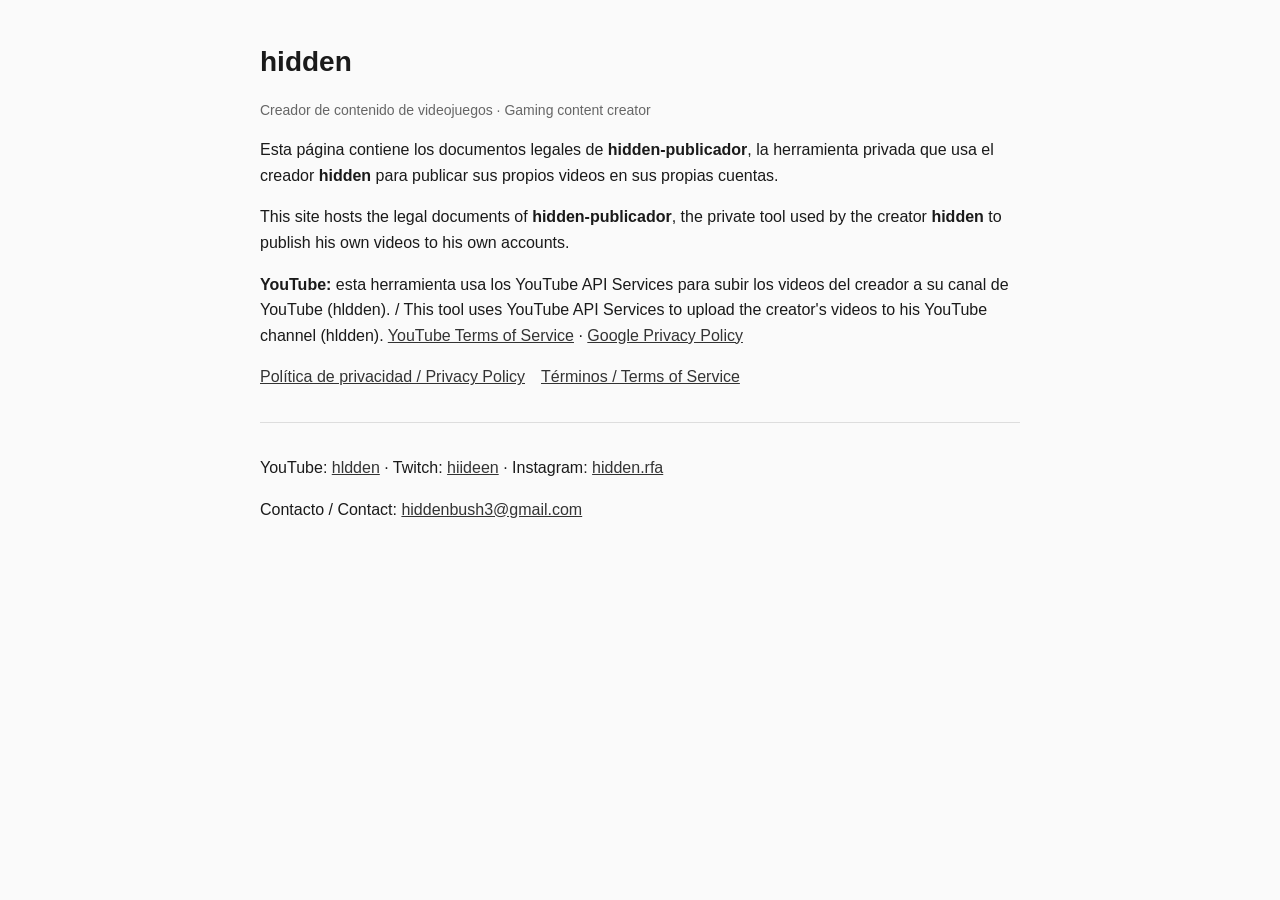
<file: index.html>
<!DOCTYPE html><html lang="es"><head><meta charset="utf-8"><meta name="viewport" content="width=device-width,initial-scale=1">
<title>hidden — legal</title><link rel="stylesheet" href="estilo.css"></head><body>
<h1>hidden</h1><p class="fecha">Creador de contenido de videojuegos · Gaming content creator</p>
<p>Esta página contiene los documentos legales de <strong>hidden-publicador</strong>, la herramienta privada que usa el creador <strong>hidden</strong> para publicar sus propios videos en sus propias cuentas.</p>
<p>This site hosts the legal documents of <strong>hidden-publicador</strong>, the private tool used by the creator <strong>hidden</strong> to publish his own videos to his own accounts.</p>
<p><strong>YouTube:</strong> esta herramienta usa los YouTube API Services para subir los videos del creador a su canal de YouTube (hldden). / This tool uses YouTube API Services to upload the creator's videos to his YouTube channel (hldden). <a href="https://www.youtube.com/t/terms">YouTube Terms of Service</a> · <a href="https://policies.google.com/privacy">Google Privacy Policy</a></p>
<nav><a href="privacidad.html">Política de privacidad / Privacy Policy</a><a href="terminos.html">Términos / Terms of Service</a></nav>
<hr><p>YouTube: <a href="https://www.youtube.com/@hiddenbush3">hldden</a> · Twitch: <a href="https://twitch.tv/hiideen">hiideen</a> · Instagram: <a href="https://instagram.com/hidden.rfa">hidden.rfa</a></p>
<p>Contacto / Contact: <a href="mailto:hiddenbush3@gmail.com">hiddenbush3@gmail.com</a></p></body></html>
</file>
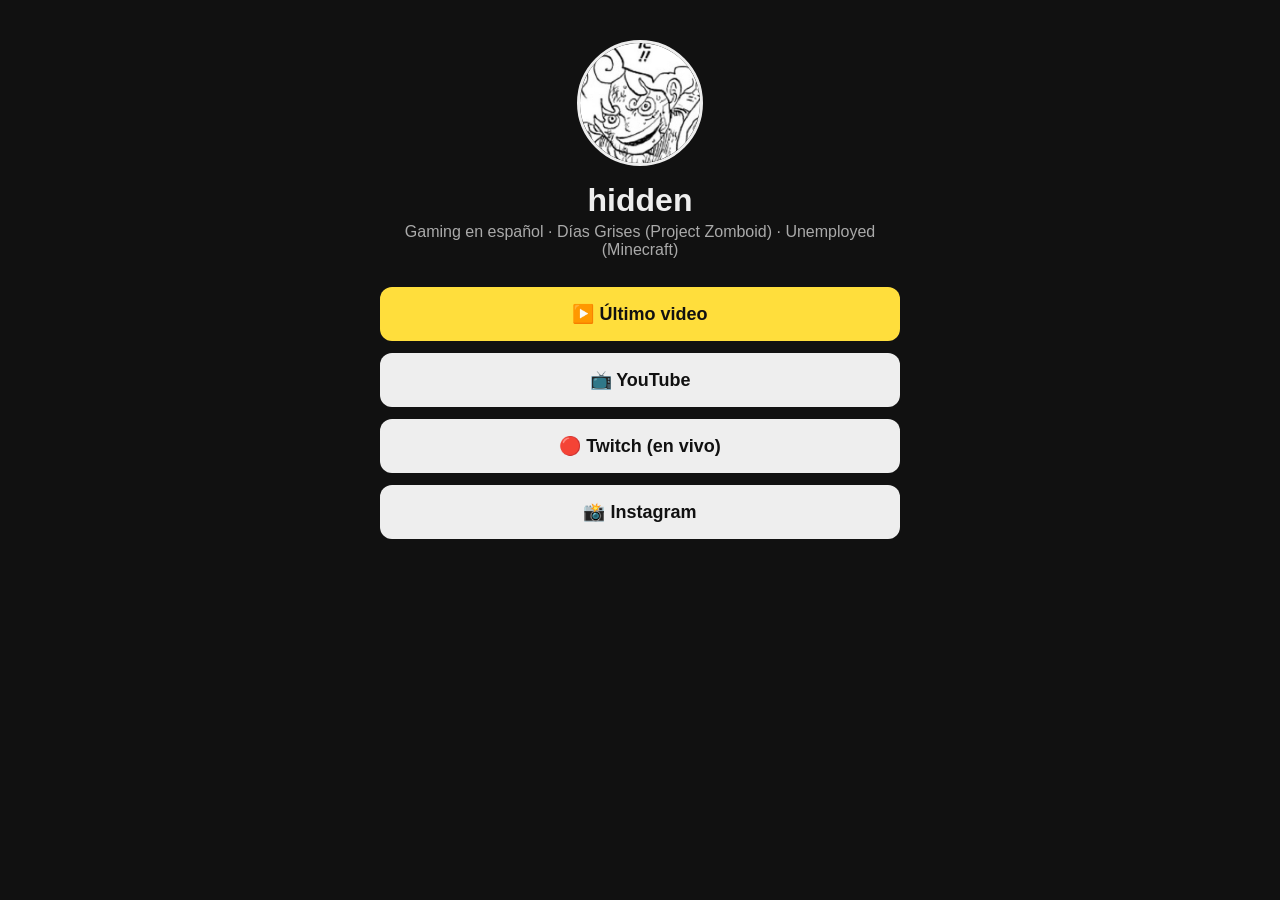
<file: links/index.html>
<!DOCTYPE html><html lang="es"><head><meta charset="utf-8"><meta name="viewport" content="width=device-width,initial-scale=1">
<title>hidden — links</title>
<style>body{font-family:Arial,Helvetica,sans-serif;background:#111;color:#eee;text-align:center;padding:40px 16px;max-width:520px;margin:auto}
img{width:120px;height:120px;border-radius:50%;border:3px solid #eee}h1{margin:12px 0 4px}p{color:#aaa;margin:0 0 28px}
a.b{display:block;background:#eee;color:#111;text-decoration:none;font-weight:bold;padding:16px;border-radius:12px;margin:12px 0;font-size:18px}
a.b.nuevo{background:#ffde3c}</style></head><body>
<img src="foto.jpg" alt="hidden"><h1>hidden</h1><p>Gaming en español · Días Grises (Project Zomboid) · Unemployed (Minecraft)</p>
<a class="b nuevo" href="../ultimo/">▶️ Último video</a>
<a class="b" href="https://www.youtube.com/@hiddenbush3">📺 YouTube</a>
<a class="b" href="https://twitch.tv/hiideen">🔴 Twitch (en vivo)</a>
<a class="b" href="https://instagram.com/hidden.rfa">📸 Instagram</a>
</body></html>
</file>
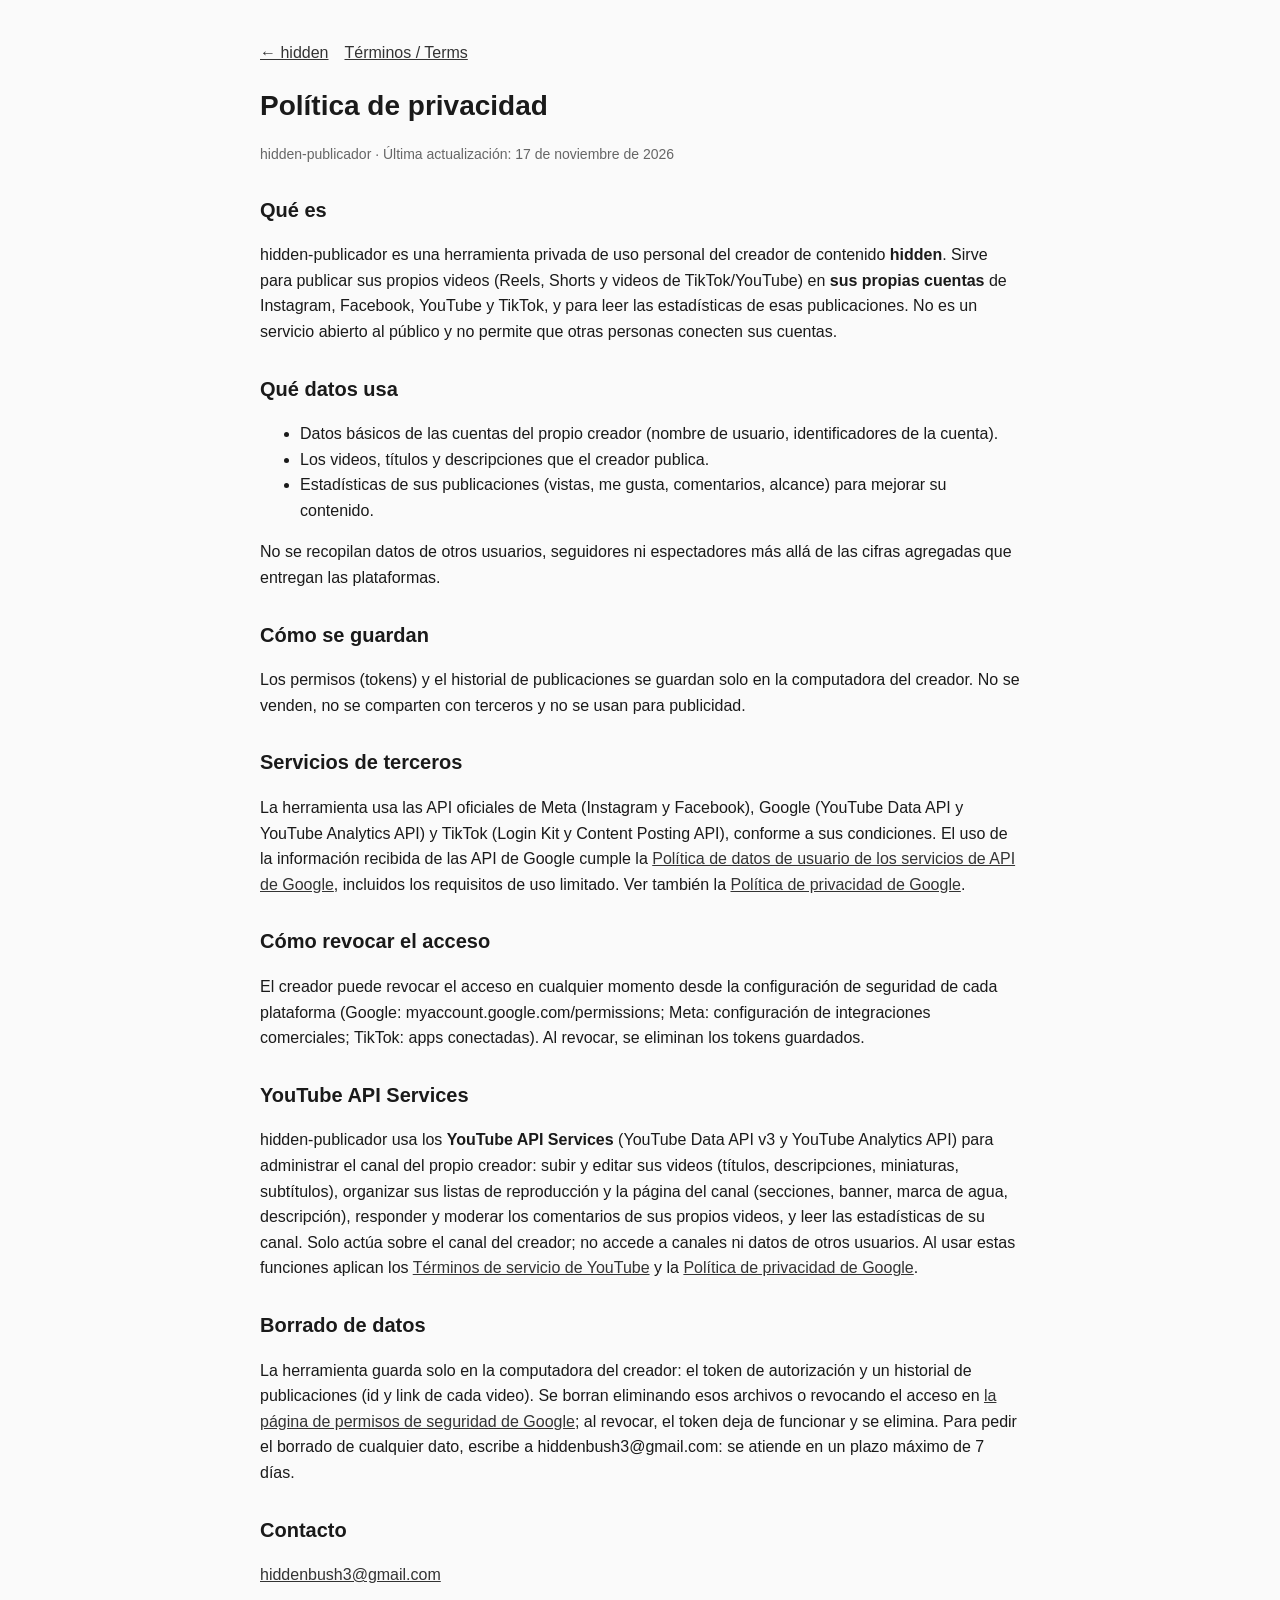
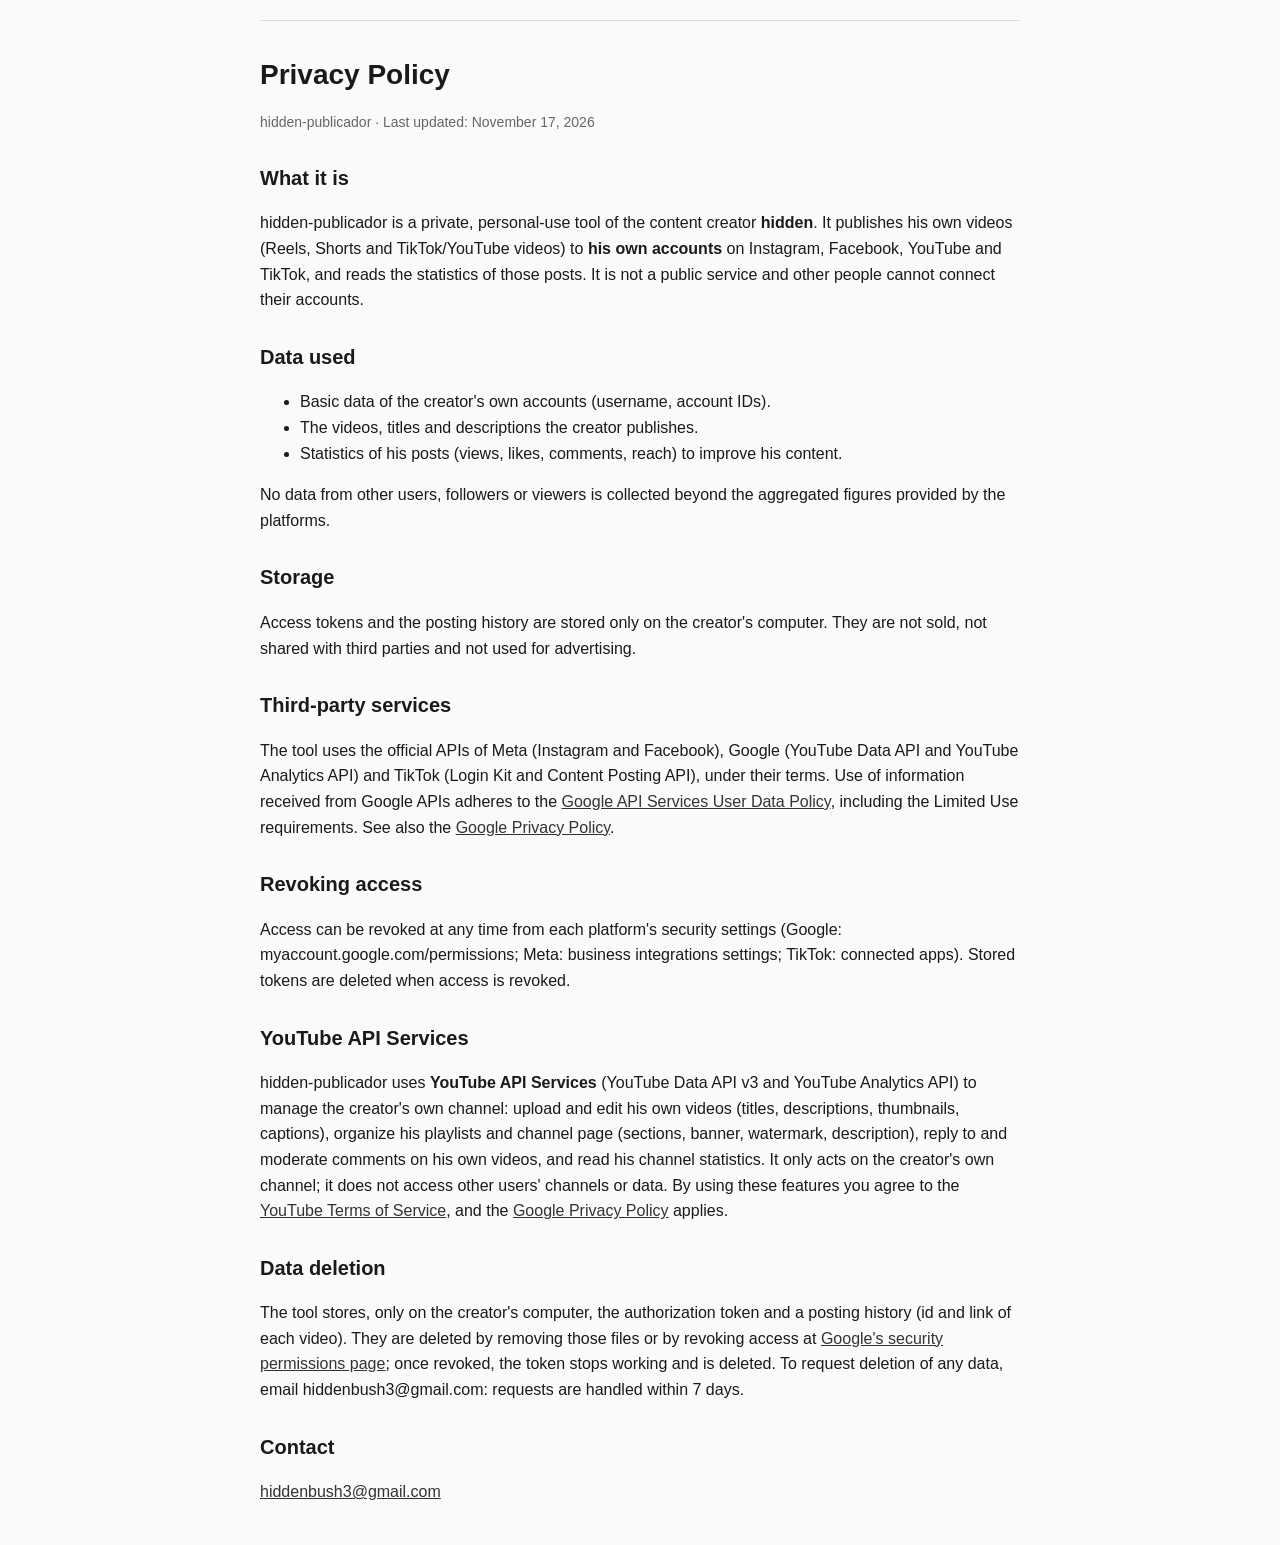
<file: privacidad.html>
<!DOCTYPE html><html lang="es"><head><meta charset="utf-8"><meta name="viewport" content="width=device-width,initial-scale=1">
<title>Política de privacidad — hidden-publicador</title><link rel="stylesheet" href="estilo.css"></head><body>
<nav><a href="index.html">← hidden</a><a href="terminos.html">Términos / Terms</a></nav>
<h1>Política de privacidad</h1><p class="fecha">hidden-publicador · Última actualización: 17 de noviembre de 2026</p>
<h2>Qué es</h2><p>hidden-publicador es una herramienta privada de uso personal del creador de contenido <strong>hidden</strong>. Sirve para publicar sus propios videos (Reels, Shorts y videos de TikTok/YouTube) en <strong>sus propias cuentas</strong> de Instagram, Facebook, YouTube y TikTok, y para leer las estadísticas de esas publicaciones. No es un servicio abierto al público y no permite que otras personas conecten sus cuentas.</p>
<h2>Qué datos usa</h2><ul>
<li>Datos básicos de las cuentas del propio creador (nombre de usuario, identificadores de la cuenta).</li>
<li>Los videos, títulos y descripciones que el creador publica.</li>
<li>Estadísticas de sus publicaciones (vistas, me gusta, comentarios, alcance) para mejorar su contenido.</li></ul>
<p>No se recopilan datos de otros usuarios, seguidores ni espectadores más allá de las cifras agregadas que entregan las plataformas.</p>
<h2>Cómo se guardan</h2><p>Los permisos (tokens) y el historial de publicaciones se guardan solo en la computadora del creador. No se venden, no se comparten con terceros y no se usan para publicidad.</p>
<h2>Servicios de terceros</h2><p>La herramienta usa las API oficiales de Meta (Instagram y Facebook), Google (YouTube Data API y YouTube Analytics API) y TikTok (Login Kit y Content Posting API), conforme a sus condiciones. El uso de la información recibida de las API de Google cumple la <a href="https://developers.google.com/terms/api-services-user-data-policy">Política de datos de usuario de los servicios de API de Google</a>, incluidos los requisitos de uso limitado. Ver también la <a href="https://policies.google.com/privacy">Política de privacidad de Google</a>.</p>
<h2>Cómo revocar el acceso</h2><p>El creador puede revocar el acceso en cualquier momento desde la configuración de seguridad de cada plataforma (Google: myaccount.google.com/permissions; Meta: configuración de integraciones comerciales; TikTok: apps conectadas). Al revocar, se eliminan los tokens guardados.</p>
<h2>YouTube API Services</h2><p>hidden-publicador usa los <strong>YouTube API Services</strong> (YouTube Data API v3 y YouTube Analytics API) para administrar el canal del propio creador: subir y editar sus videos (títulos, descripciones, miniaturas, subtítulos), organizar sus listas de reproducción y la página del canal (secciones, banner, marca de agua, descripción), responder y moderar los comentarios de sus propios videos, y leer las estadísticas de su canal. Solo actúa sobre el canal del creador; no accede a canales ni datos de otros usuarios. Al usar estas funciones aplican los <a href="https://www.youtube.com/t/terms">Términos de servicio de YouTube</a> y la <a href="https://policies.google.com/privacy">Política de privacidad de Google</a>.</p>
<h2>Borrado de datos</h2><p>La herramienta guarda solo en la computadora del creador: el token de autorización y un historial de publicaciones (id y link de cada video). Se borran eliminando esos archivos o revocando el acceso en <a href="https://security.google.com/settings/security/permissions">la página de permisos de seguridad de Google</a>; al revocar, el token deja de funcionar y se elimina. Para pedir el borrado de cualquier dato, escribe a hiddenbush3@gmail.com: se atiende en un plazo máximo de 7 días.</p>
<h2>Contacto</h2><p><a href="mailto:hiddenbush3@gmail.com">hiddenbush3@gmail.com</a></p>
<hr>
<h1>Privacy Policy</h1><p class="fecha">hidden-publicador · Last updated: November 17, 2026</p>
<h2>What it is</h2><p>hidden-publicador is a private, personal-use tool of the content creator <strong>hidden</strong>. It publishes his own videos (Reels, Shorts and TikTok/YouTube videos) to <strong>his own accounts</strong> on Instagram, Facebook, YouTube and TikTok, and reads the statistics of those posts. It is not a public service and other people cannot connect their accounts.</p>
<h2>Data used</h2><ul><li>Basic data of the creator's own accounts (username, account IDs).</li><li>The videos, titles and descriptions the creator publishes.</li><li>Statistics of his posts (views, likes, comments, reach) to improve his content.</li></ul>
<p>No data from other users, followers or viewers is collected beyond the aggregated figures provided by the platforms.</p>
<h2>Storage</h2><p>Access tokens and the posting history are stored only on the creator's computer. They are not sold, not shared with third parties and not used for advertising.</p>
<h2>Third-party services</h2><p>The tool uses the official APIs of Meta (Instagram and Facebook), Google (YouTube Data API and YouTube Analytics API) and TikTok (Login Kit and Content Posting API), under their terms. Use of information received from Google APIs adheres to the <a href="https://developers.google.com/terms/api-services-user-data-policy">Google API Services User Data Policy</a>, including the Limited Use requirements. See also the <a href="https://policies.google.com/privacy">Google Privacy Policy</a>.</p>
<h2>Revoking access</h2><p>Access can be revoked at any time from each platform's security settings (Google: myaccount.google.com/permissions; Meta: business integrations settings; TikTok: connected apps). Stored tokens are deleted when access is revoked.</p>
<h2>YouTube API Services</h2><p>hidden-publicador uses <strong>YouTube API Services</strong> (YouTube Data API v3 and YouTube Analytics API) to manage the creator's own channel: upload and edit his own videos (titles, descriptions, thumbnails, captions), organize his playlists and channel page (sections, banner, watermark, description), reply to and moderate comments on his own videos, and read his channel statistics. It only acts on the creator's own channel; it does not access other users' channels or data. By using these features you agree to the <a href="https://www.youtube.com/t/terms">YouTube Terms of Service</a>, and the <a href="https://policies.google.com/privacy">Google Privacy Policy</a> applies.</p>
<h2>Data deletion</h2><p>The tool stores, only on the creator's computer, the authorization token and a posting history (id and link of each video). They are deleted by removing those files or by revoking access at <a href="https://security.google.com/settings/security/permissions">Google's security permissions page</a>; once revoked, the token stops working and is deleted. To request deletion of any data, email hiddenbush3@gmail.com: requests are handled within 7 days.</p>
<h2>Contact</h2><p><a href="mailto:hiddenbush3@gmail.com">hiddenbush3@gmail.com</a></p>
</body></html>
</file>
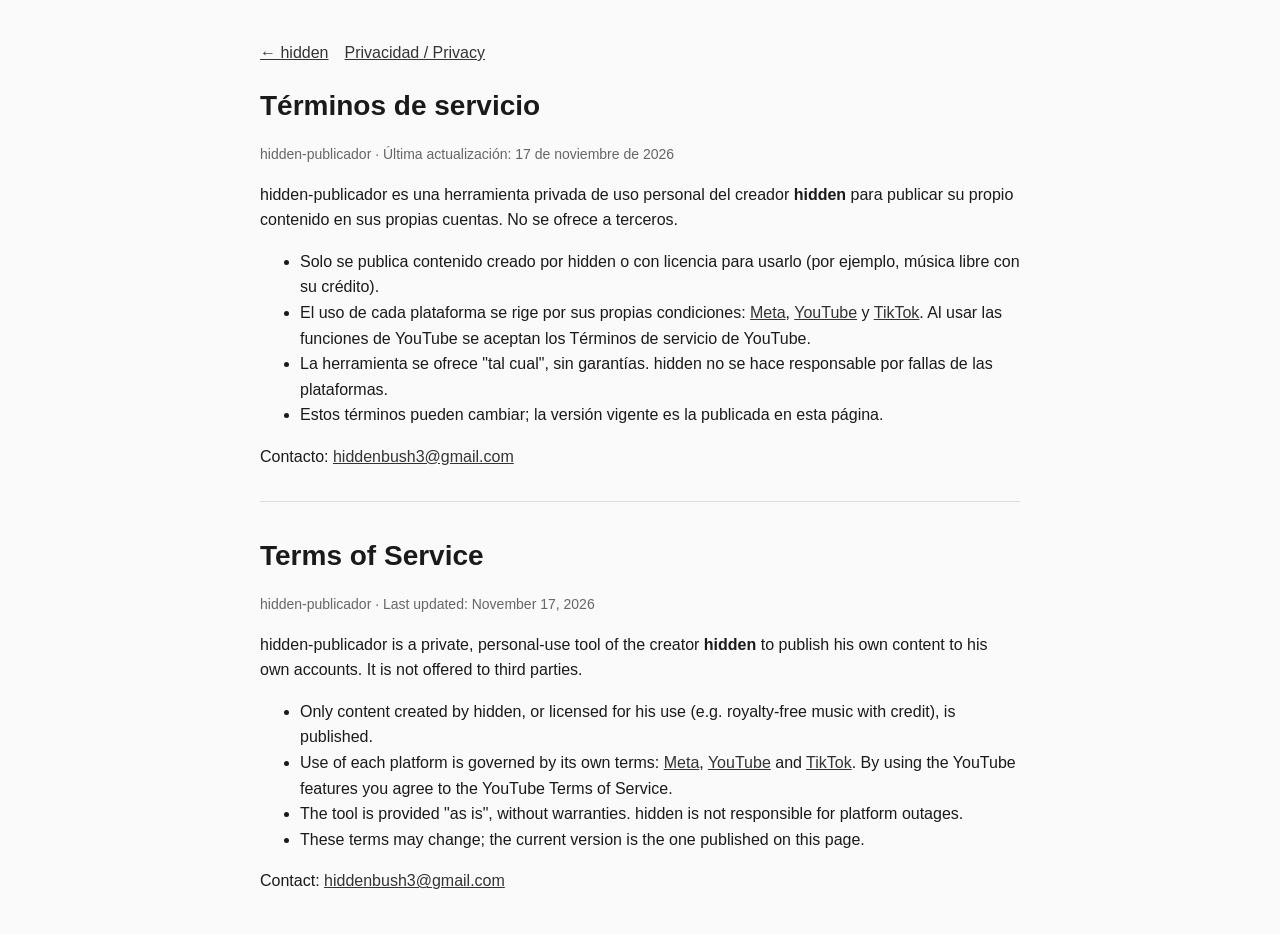
<file: terminos.html>
<!DOCTYPE html><html lang="es"><head><meta charset="utf-8"><meta name="viewport" content="width=device-width,initial-scale=1">
<title>Términos de servicio — hidden-publicador</title><link rel="stylesheet" href="estilo.css"></head><body>
<nav><a href="index.html">← hidden</a><a href="privacidad.html">Privacidad / Privacy</a></nav>
<h1>Términos de servicio</h1><p class="fecha">hidden-publicador · Última actualización: 17 de noviembre de 2026</p>
<p>hidden-publicador es una herramienta privada de uso personal del creador <strong>hidden</strong> para publicar su propio contenido en sus propias cuentas. No se ofrece a terceros.</p>
<ul><li>Solo se publica contenido creado por hidden o con licencia para usarlo (por ejemplo, música libre con su crédito).</li>
<li>El uso de cada plataforma se rige por sus propias condiciones: <a href="https://developers.facebook.com/terms">Meta</a>, <a href="https://www.youtube.com/t/terms">YouTube</a> y <a href="https://www.tiktok.com/legal/terms-of-service">TikTok</a>. Al usar las funciones de YouTube se aceptan los Términos de servicio de YouTube.</li>
<li>La herramienta se ofrece "tal cual", sin garantías. hidden no se hace responsable por fallas de las plataformas.</li>
<li>Estos términos pueden cambiar; la versión vigente es la publicada en esta página.</li></ul>
<p>Contacto: <a href="mailto:hiddenbush3@gmail.com">hiddenbush3@gmail.com</a></p>
<hr>
<h1>Terms of Service</h1><p class="fecha">hidden-publicador · Last updated: November 17, 2026</p>
<p>hidden-publicador is a private, personal-use tool of the creator <strong>hidden</strong> to publish his own content to his own accounts. It is not offered to third parties.</p>
<ul><li>Only content created by hidden, or licensed for his use (e.g. royalty-free music with credit), is published.</li>
<li>Use of each platform is governed by its own terms: <a href="https://developers.facebook.com/terms">Meta</a>, <a href="https://www.youtube.com/t/terms">YouTube</a> and <a href="https://www.tiktok.com/legal/terms-of-service">TikTok</a>. By using the YouTube features you agree to the YouTube Terms of Service.</li>
<li>The tool is provided "as is", without warranties. hidden is not responsible for platform outages.</li>
<li>These terms may change; the current version is the one published on this page.</li></ul>
<p>Contact: <a href="mailto:hiddenbush3@gmail.com">hiddenbush3@gmail.com</a></p>
</body></html>
</file>
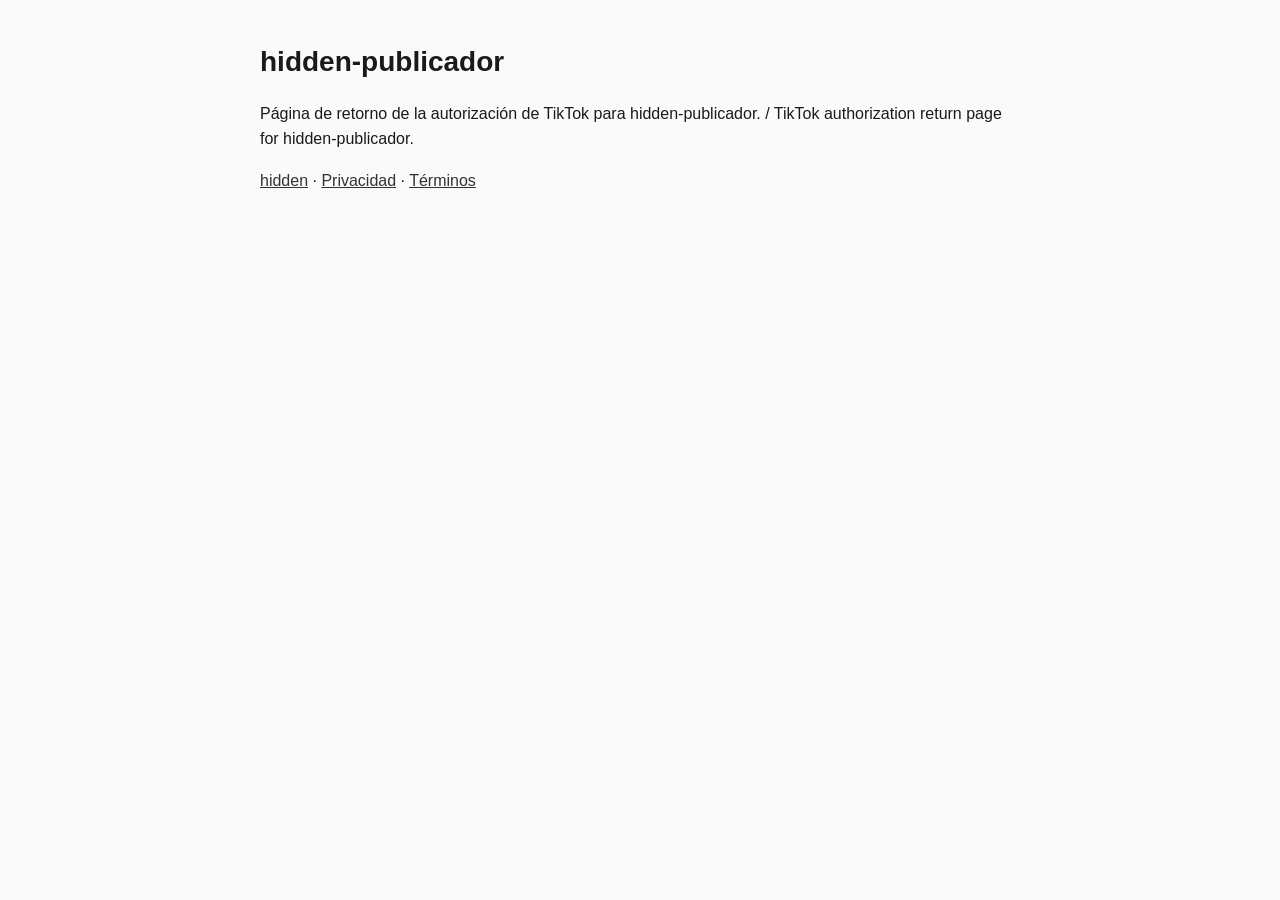
<file: tiktok-callback.html>
<!DOCTYPE html><html lang="es"><head><meta charset="utf-8"><meta name="viewport" content="width=device-width,initial-scale=1">
<title>hidden-publicador — autorización</title><link rel="stylesheet" href="estilo.css"></head><body>
<h1>hidden-publicador</h1>
<div id="ok" style="display:none"><p><strong>¡Autorización recibida! / Authorization received!</strong></p>
<p>Copia este código y pégalo en el publicador · Copy this code into the publisher:</p>
<p><code id="code" style="font-size:18px;word-break:break-all;background:#eee;padding:8px;display:block"></code></p></div>
<div id="err" style="display:none"><p><strong>No se autorizó / Not authorized:</strong> <span id="msg"></span></p></div>
<p id="nada">Página de retorno de la autorización de TikTok para hidden-publicador. / TikTok authorization return page for hidden-publicador.</p>
<script>
const q = new URLSearchParams(location.search);
if (q.get('code')) { document.getElementById('code').textContent = q.get('code'); document.getElementById('ok').style.display = 'block'; document.getElementById('nada').style.display = 'none'; }
else if (q.get('error')) { document.getElementById('msg').textContent = q.get('error') + ' ' + (q.get('error_description') || ''); document.getElementById('err').style.display = 'block'; document.getElementById('nada').style.display = 'none'; }
</script>
<p><a href="index.html">hidden</a> · <a href="privacidad.html">Privacidad</a> · <a href="terminos.html">Términos</a></p></body></html>
</file>
<file: estilo.css>
body{font-family:Arial,Helvetica,sans-serif;max-width:760px;margin:40px auto;padding:0 20px;line-height:1.6;color:#1a1a1a;background:#fafafa}
h1{font-size:28px;margin-bottom:4px}h2{font-size:20px;margin-top:28px}.fecha{color:#666;font-size:14px}
a{color:#333}nav a{margin-right:16px}hr{border:0;border-top:1px solid #ddd;margin:32px 0}
</file>
